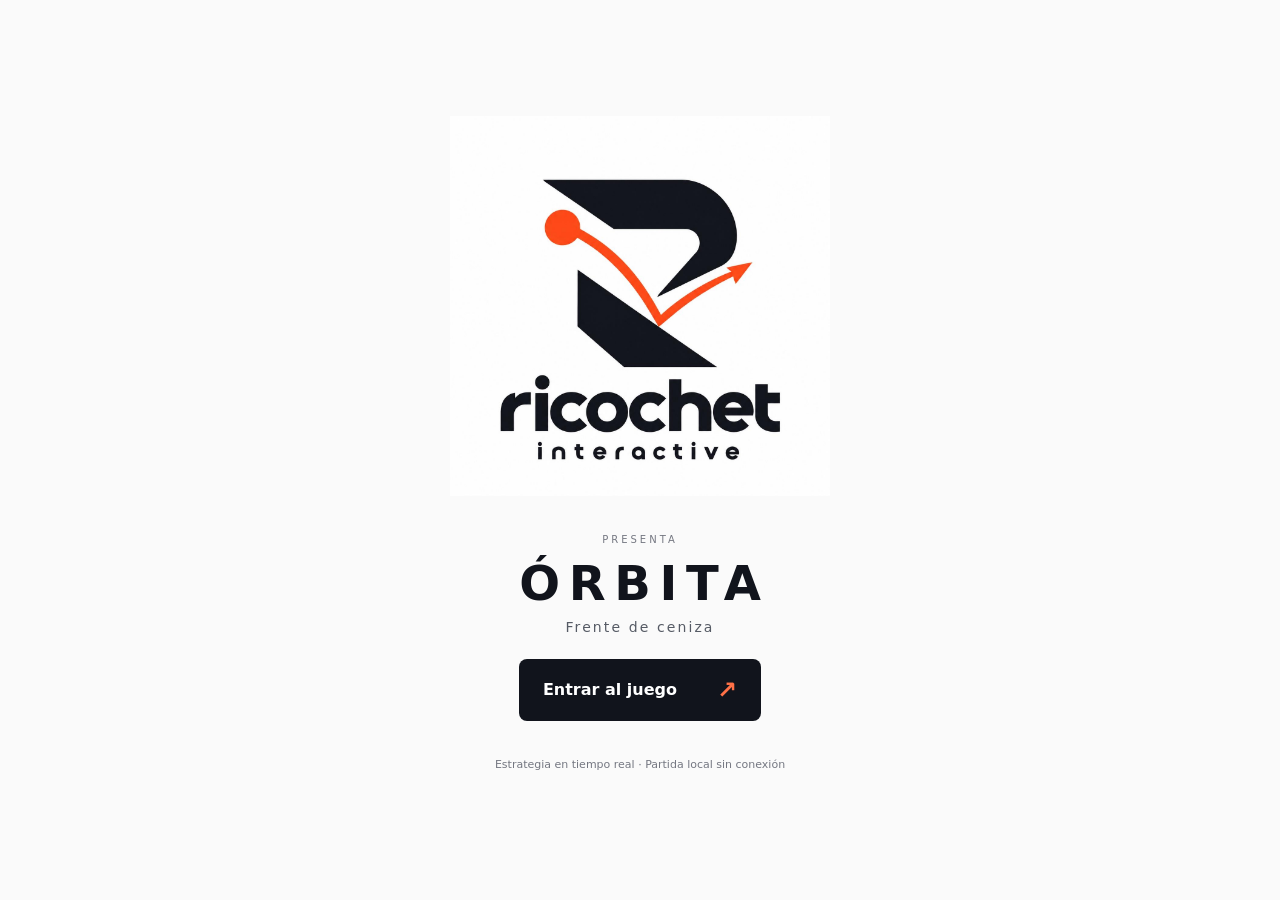
<file: index.html>
<!doctype html>
<html lang="es">
<head>
  <meta charset="utf-8">
  <meta name="viewport" content="width=device-width, initial-scale=1">
  <meta name="theme-color" content="#11141c">
  <title>Ricochet Interactive · Órbita</title>
  <link rel="stylesheet" href="css/intro.css">
  <script defer src="js/intro.js"></script>
</head>
<body>
  <main class="intro">
    <div class="brand" aria-label="Ricochet Interactive">
      <img id="brandImage" alt="Ricochet Interactive" hidden>
      <div id="brandFallback" class="brand-type">
        <span class="brand-name">ricochet<span class="brand-dot">.</span></span>
        <span class="brand-caption">interactive</span>
      </div>
    </div>
    <div class="game-title">
      <p class="eyebrow">PRESENTA</p>
      <h1>ÓRBITA</h1>
      <p class="subtitle">Frente de ceniza</p>
    </div>
    <a class="play" href="game.html">Entrar al juego <span aria-hidden="true">↗</span></a>
    <p class="note">Estrategia en tiempo real · Partida local sin conexión</p>
  </main>
</body>
</html>
</file>
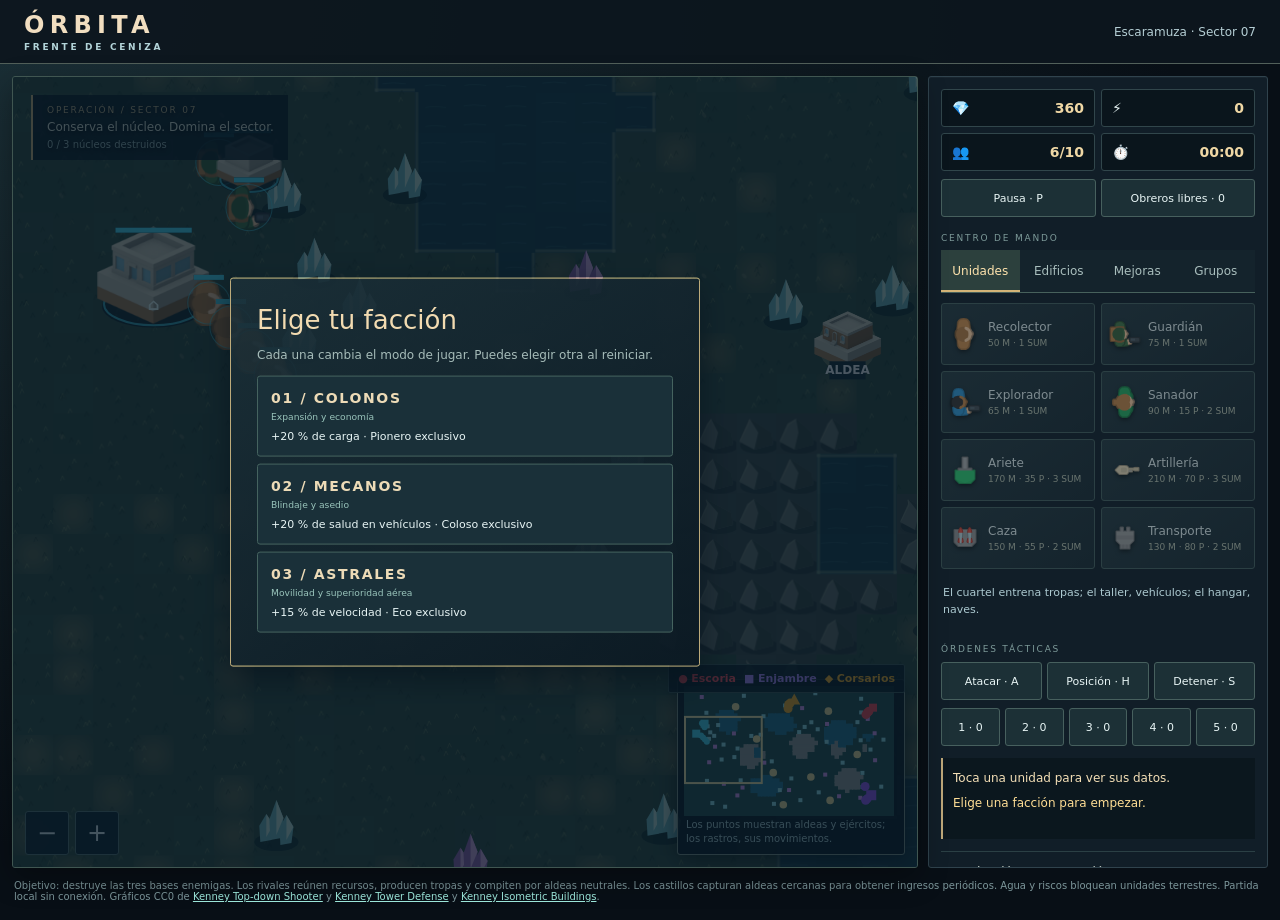
<file: game.html>
<!doctype html>
<html lang="es">
<head>
  <meta charset="utf-8">
  <meta name="viewport" content="width=device-width,initial-scale=1">
  <title>Órbita: frente de ceniza</title>
  <link rel="stylesheet" href="css/game.css">
  <script defer src="js/state.js"></script>
  <script defer src="js/stats.js"></script>
  <script defer src="js/assets.js"></script>
  <script defer src="js/world.js"></script>
  <script defer src="js/entities.js"></script>
  <script defer src="js/session.js"></script>
  <script defer src="js/ui.js"></script>
  <script defer src="js/combat.js"></script>
  <script defer src="js/economy.js"></script>
  <script defer src="js/ai.js"></script>
  <script defer src="js/simulation.js"></script>
  <script defer src="js/renderer.js"></script>
  <script defer src="js/terrain-art.js"></script>
  <script defer src="js/controls.js"></script>
  <script defer src="js/command.js"></script>
  <script defer src="js/storage.js"></script>
  <script defer src="js/main.js"></script>
</head>
<body>
<header>
<h1>ÓRBITA <small>FRENTE DE CENIZA</small>
</h1>
<span id="factionName">Escaramuza · Sector 07</span>
</header>
<div class="layout">
<main>
<div class="field" id="field">
<canvas id="game" aria-label="Campo de batalla">
</canvas>
<div id="placement" class="placement" hidden>
<strong id="placementText">Elige una posición</strong>
<button id="cancelBuild">Cancelar</button>
</div>
<div class="mission"><small>OPERACIÓN / SECTOR 07</small><strong>Conserva el núcleo. Domina el sector.</strong><span id="missionProgress">0 / 3 núcleos destruidos</span></div><div id="pauseOverlay" class="pause-overlay" hidden><strong>OPERACIÓN EN PAUSA</strong><span>Respira. Revisa el frente.</span><button id="resume">Continuar</button></div><div class="mapbar">
<canvas id="minimap" width="210" height="130" aria-label="Minimapa interactivo">
</canvas>
<span>Los puntos muestran aldeas y ejércitos; los rastros, sus movimientos.</span>
</div>
<div id="enemyLegend" class="enemy-legend">
<span>● <b>Escoria</b>
</span>
<span>■ <b>Enjambre</b>
</span>
<span>◆ <b>Corsarios</b>
</span>
</div>
<div id="factionPanel" class="faction-panel">
<h2>Elige tu facción</h2>
<p>Cada una cambia el modo de jugar. Puedes elegir otra al reiniciar.</p>
<button data-faction="colonos"><strong>01 / COLONOS</strong><small>Expansión y economía</small>+20 % de carga · Pionero exclusivo</button>
<button data-faction="mecanos"><strong>02 / MECANOS</strong><small>Blindaje y asedio</small>+20 % de salud en vehículos · Coloso exclusivo</button>
<button data-faction="astrales"><strong>03 / ASTRALES</strong><small>Movilidad y superioridad aérea</small>+15 % de velocidad · Eco exclusivo</button>
</div>
<div class="view-controls">
<button id="zoomOut" aria-label="Alejar vista">−</button>
<button id="zoomIn" aria-label="Acercar vista">+</button>
</div>
</div>
</main>
<aside class="control-panel">
<div class="stats">
<div class="stat">
<span>💎</span>
<strong id="minerals">0</strong>
</div>
<div class="stat">
<span>⚡</span>
<strong id="plasma">0</strong>
</div>
<div class="stat">
<span>👥</span>
<strong id="supply">0/0</strong>
</div>
<div class="stat">
<span>⏱️</span>
<strong id="clock">00:00</strong>
</div>
</div>
<div class="command-strip"><button id="pause">Pausa · P</button><button id="idleWorker">Obreros libres · 0</button></div><div class="section-label">CENTRO DE MANDO</div><div class="tabs">
<button data-tab="units" class="active">Unidades</button>
<button data-tab="buildings">Edificios</button>
<button data-tab="research">Mejoras</button>
<button data-tab="groups">Grupos</button>
</div>
<div id="unitsPanel" class="panel-list">
<button id="worker">🛠️ Recolector · 50</button>
<button id="soldier">🛡️ Guardián · 75</button>
<button id="scout">⚡ Explorador · 65</button>
<button id="medic">💚 Sanador · 90</button>
<button id="tank">🚜 Ariete · 170 💎 +35 ⚡</button>
<button id="artillery">💥 Artillería · 210 💎 +70 ⚡</button>
<button id="ship">🛸 Caza · 150 💎 +55 ⚡</button>
<button id="transport">🚁 Transporte · 130 💎 +80 ⚡</button>
<button id="ranger" hidden>🧭 Pionero · 100 💎 +10 ⚡</button>
<button id="mech" hidden>⚙️ Coloso · 210 💎 +55 ⚡</button>
<button id="wraith" hidden>✨ Eco · 160 💎 +65 ⚡</button>
<p>El cuartel entrena tropas; el taller, vehículos; el hangar, naves.</p>
</div>
<div id="buildingsPanel" class="panel-list" hidden>
<button id="depot">📦 Depósito · 125</button>
<button id="barracks">🏠 Cuartel · 150</button>
<button id="workshop">⚙️ Taller · vehículos · 200</button>
<button id="tower">🎯 Torreta · 140</button>
<button id="refinery">⚡ Refinería · permite extraer plasma · 140 💎</button>
<button id="lab">🔬 Laboratorio · 180 💎 +40 ⚡</button>
<button id="hangar">🛸 Hangar · 200 💎 +60 ⚡</button>
<button id="castle">🏰 Castillo · recursos y aldeas · 190 💎</button>
<p>La refinería permite a los recolectores sacar plasma morado: selecciónalos y toca un cristal morado. El taller construye arietes, artillería y el Coloso. El laboratorio compra mejoras. El castillo captura yacimientos a 255 unidades y aldeas neutrales a 280. Las tropas próximas refuerzan su influencia. Una aldea aliada entrega 10 minerales cada 8 segundos mientras mantengas un castillo cerca. El plasma necesita refinería.</p>
</div>
<div id="researchPanel" class="panel-list" hidden>
<button id="upDamage">🎯 Armamento · nivel 0/3</button>
<button id="upArmor">🛡️ Blindaje · nivel 0/3</button>
<button id="upEngine">⚡ Motores · nivel 0/3</button>
<p>Requiere laboratorio. Las mejoras afectan a las unidades existentes y futuras.</p>
</div>
<div id="groupsPanel" class="panel-list" hidden>
<button id="allCombat">Seleccionar tropas</button>
<button id="allWorkers">Seleccionar recolectores</button>
<button id="loadTransport">Cargar transporte cercano</button>
<button id="unloadTransport">Descargar transporte</button>
<p id="instructions">Selecciona con clic y da órdenes con clic derecho. Arrastra para seleccionar varias unidades.</p>
</div>
<div class="section-label">ÓRDENES TÁCTICAS</div><div class="tactical"><button id="attackMove">Atacar · A</button><button id="hold">Posición · H</button><button id="stop">Detener · S</button></div><div id="groupBar" class="group-bar"></div><div class="readout">
<p id="selected">Selecciona una unidad.</p>
<div id="unitStats" class="unit-stats">
</div>
<p id="status" role="status" aria-live="polite">
</p>
</div>
<details class="operations" open><summary>Producción y construcción</summary><div id="productionList"></div></details><details class="operations"><summary>Administración territorial</summary><p id="territorySummary"></p><label for="taxPolicy">Política de las aldeas</label><select id="taxPolicy"><option value="relief">Ayuda · 6 minerales / 8 s · recupera lealtad</option><option value="balanced">Equilibrio · 10 minerales / 8 s</option><option value="levy">Tributo · 17 minerales / 8 s · pierde lealtad</option></select><p>Protege tus castillos. Sin apoyo o con lealtad agotada, las aldeas se independizan.</p></details><details class="operations"><summary>Manual de campo · controles</summary><p>Clic: seleccionar · clic derecho: mover o interactuar. A + clic: avanzar atacando. H: mantener posición. S: detener. Ctrl + 1–5: guardar grupo; 1–5: seleccionar; Alt + 1–5: centrar. I: obrero libre. Flechas: cámara. Inicio: núcleo. Rueda: zoom. P: pausa. Esc: cancelar. Selecciona un edificio y haz clic derecho para fijar su reunión.</p></details><div class="extra-actions">
<button id="restart">Reiniciar partida</button>
<div class="command-strip"><button id="saveGame">Guardar partida</button><button id="loadGame">Cargar partida</button></div>
</div>
</aside>
</div>
<footer>Objetivo: destruye las tres bases enemigas. Los rivales reúnen recursos, producen tropas y compiten por aldeas neutrales. Los castillos capturan aldeas cercanas para obtener ingresos periódicos. Agua y riscos bloquean unidades terrestres. Partida local sin conexión. Gráficos CC0 de <a href="https://kenney.nl/assets/top-down-shooter">Kenney Top-down Shooter</a> y <a href="https://kenney.nl/assets/tower-defense-top-down">Kenney Tower Defense</a> y <a href="https://kenney.nl/assets/isometric-buildings">Kenney Isometric Buildings</a>.</footer>
</body>
</html>
</file>
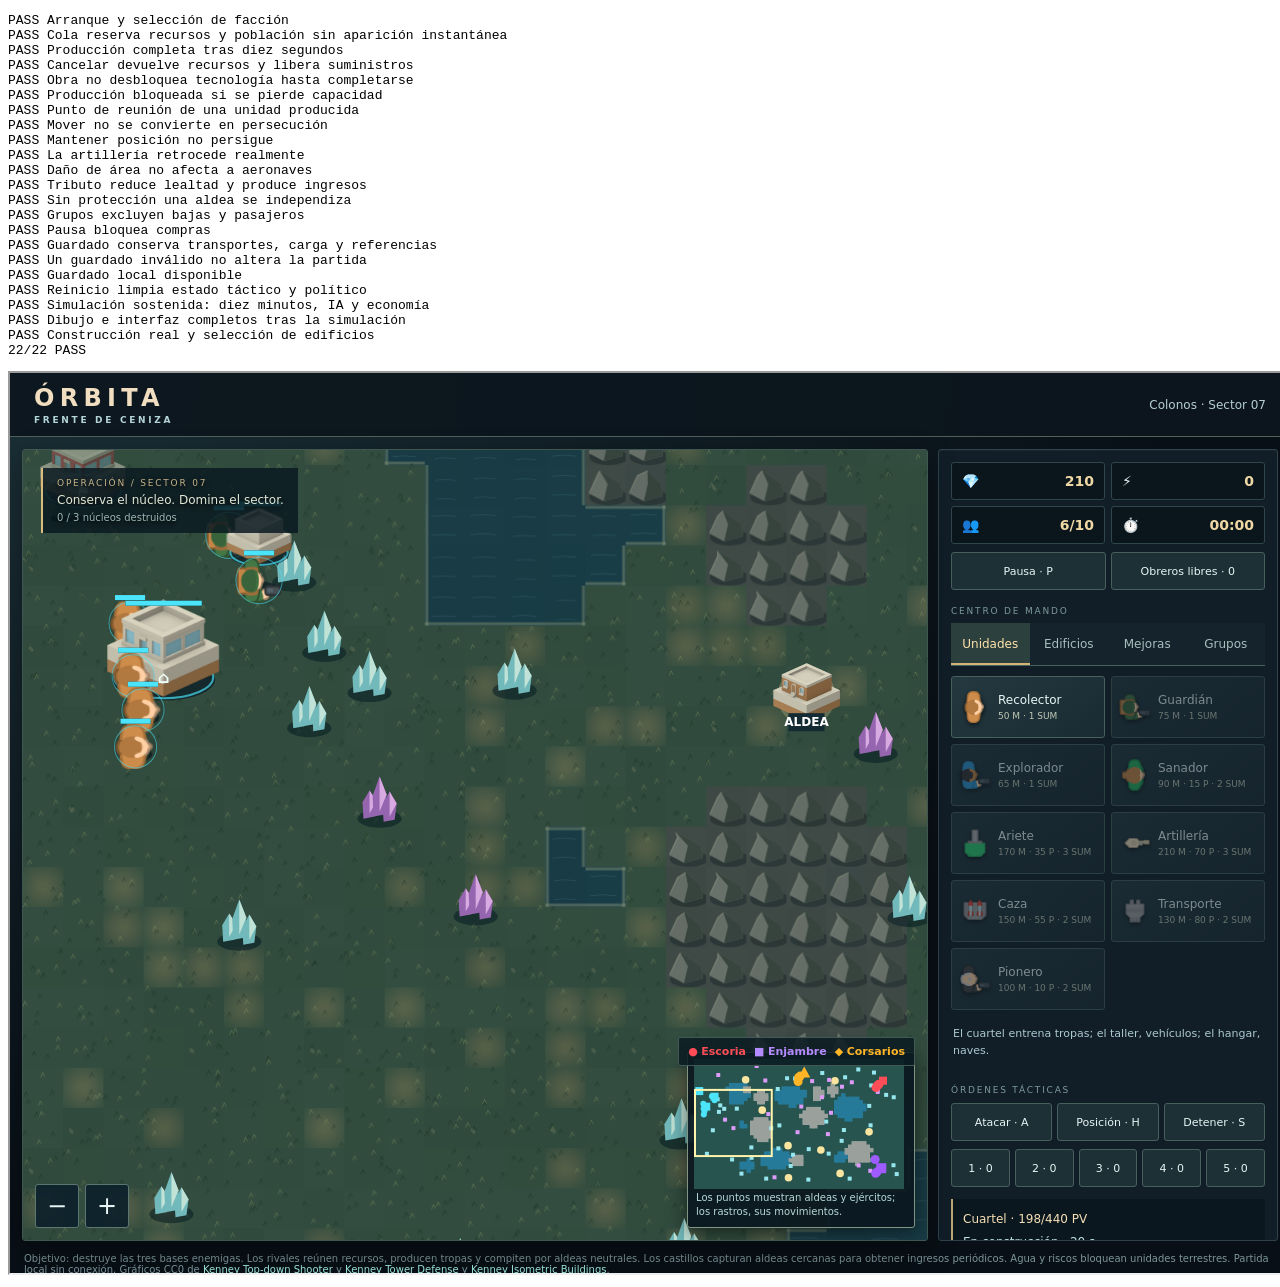
<file: tests/game.test.html>
<!doctype html><meta charset="utf-8"><title>Órbita · pruebas de regresión</title>
<pre id="results">Ejecutando…</pre><iframe id="subject" src="../game.html" style="width:1280px;height:900px"></iframe>
<script>
const results = document.querySelector('#results');
document.querySelector('#subject').onload = function () {
    const w = this.contentWindow, lines = [];
    function check(name, code) {
        try { if (!w.eval(code)) throw Error('La condición no se cumple'); lines.push('PASS ' + name); }
        catch (error) { lines.push('FAIL ' + name + ': ' + error.message); }
    }
    check('Arranque y selección de facción', "chooseFaction('colonos'); paused = true; started && units.length === 15 && $('missionProgress').textContent.includes('0 / 3')");
    check('Cola reserva recursos y población sin aparición instantánea', "paused = false; spawn('worker'); paused = true; ore === 310 && supply().used === 7 && units.filter(u => u.team === 'blue').length === 6");
    check('Producción completa tras diez segundos', "updateCommand(10); units.filter(u => u.team === 'blue').length === 7 && supply().used === 7");
    check('Cancelar devuelve recursos y libera suministros', "paused = false; spawn('worker'); paused = true; document.querySelector('.production-row button:last-child').onclick(); ore === 310 && supply().used === 7");
    check('Obra no desbloquea tecnología hasta completarse', "var testBuilding = building('barracks', 'blue', 200, 700); testBuilding.buildTime = testBuilding.buildTotal = 20; testBuilding.hp = testBuilding.max * .45; !has('barracks') && (updateCommand(20), has('barracks'))");
    check('Producción bloqueada si se pierde capacidad', "ore = 5000; paused = false; spawn('soldier'); spawn('soldier'); spawn('soldier'); var depot = building('depot', 'blue', 150, 800); spawn('soldier'); depot.hp = 0; updateCommand(30); paused = true; testBuilding.training.length === 4");
    check('Punto de reunión de una unidad producida', "depot.hp = depot.max; testBuilding.rally = {x: 340, y: 600}; updateCommand(.1); units.at(-1).order.x === 340");
    check('Mover no se convierte en persecución', "units = []; buildings = [building('base','blue',100,500),building('base','red',2200,300)]; var mover = unit('soldier','blue',200,550); var enemy = unit('raider','red',230,550); mover.order = {kind:'move',x:200,y:700}; var hp = enemy.hp; tick(.05); enemy.hp === hp && mover.y > 550");
    check('Mantener posición no persigue', "enemy.x = 340; mover.order = {kind:'hold'}; var x = mover.x, y = mover.y; tick(.05); mover.x === x && mover.y === y");
    check('La artillería retrocede realmente', "var artillery = unit('artillery','blue',250,600); enemy.x = 275; enemy.y = 600; var before = dist(artillery,enemy); fight(artillery,enemy,.1); dist(artillery,enemy) > before");
    check('Daño de área no afecta a aeronaves', "artillery.x = 100; artillery.y = 550; enemy.x = 220; enemy.y = 550; var air = unit('ship','red',225,550); var airHP = air.hp; artillery.cool = 0; fight(artillery,enemy,.1); air.hp === airHP");
    check('Tributo reduce lealtad y produce ingresos', "units = []; villages = [{x:500,y:500,owner:'blue',loyalty:60,capture:0,bankTimer:0}]; building('castle','blue',500,550); taxPolicy = 'levy'; var oldOre = ore; updateVillages(8); villages[0].loyalty < 60 && ore === oldOre + 17");
    check('Sin protección una aldea se independiza', "buildings = buildings.filter(b => b.type !== 'castle'); updateVillages(50); villages[0].owner === null");
    check('Grupos excluyen bajas y pasajeros', "paused = false; ended = false; started = true; var member = unit('soldier','blue',100,500); selected = [member]; window.dispatchEvent(new KeyboardEvent('keydown',{key:'1',ctrlKey:true})); member.hp = 0; window.dispatchEvent(new KeyboardEvent('keydown',{key:'1'})); selected.length === 0");
    check('Pausa bloquea compras', "paused = true; var bank = ore; spawn('worker'); ore === bank");
    check('Guardado conserva transportes, carga y referencias', "reset(); chooseFaction('astrales'); var ship = unit('transport','blue',200,600); var passenger = units.find(u => u.team === 'blue' && u.type === 'soldier'); passenger.x = 200; passenger.y = 600; board(passenger,ship); var record = JSON.stringify(snapshot()); restoreSnapshot(JSON.parse(record)); var restoredShip = units.find(u => u.type === 'transport'); restoredShip.cargo.length === 1 && restoredShip.cargo[0].embarked === restoredShip && paused && faction === 'astrales'");
    check('Un guardado inválido no altera la partida', "var oldUnits = units; try { restoreSnapshot({version:999}); } catch {} units === oldUnits");
    check('Guardado local disponible', "saveGame(); JSON.parse(localStorage.getItem(SAVE_KEY)).version === 1");
    check('Reinicio limpia estado táctico y político', "reset(); !paused && !inspected && !Object.keys(controlGroups).length && taxPolicy === 'balanced' && !started");
    check('Simulación sostenida: diez minutos, IA y economía', "chooseFaction('mecanos'); for (var step = 0; step < 12000 && !ended; step++) tick(.05); paused = true; units.every(u => Number.isFinite(u.x) && Number.isFinite(u.hp)) && ore >= 0 && plasma >= 0 && Object.values(aiBank).every(b => b.ore >= 0 && b.plasma >= 0)");
    check('Dibujo e interfaz completos tras la simulación', "draw(); updateUI(); document.querySelectorAll('#groupBar button').length === 5 && terrain.length === COLS * ROWS");
    check('Construcción real y selección de edificios', "reset(); chooseFaction('colonos'); var spot = null; for (var yy=370; yy<750 && !spot; yy+=25) for (var xx=60; xx<360 && !spot; xx+=25) if(canPlace('barracks',{x:xx,y:yy})) spot={x:xx,y:yy}; place('barracks',spot); var built = buildings.find(b=>b.team==='blue' && b.type==='barracks'); selectAt(spot,{},false); built.buildTime === 20 && !has('barracks') && inspected === built");
    results.textContent = lines.join('\n') + '\n' + lines.filter(x => x.startsWith('PASS')).length + '/' + lines.length + ' PASS';
    document.title = lines.some(x => x.startsWith('FAIL')) ? 'FAIL' : 'PASS';
};
</script>
</file>
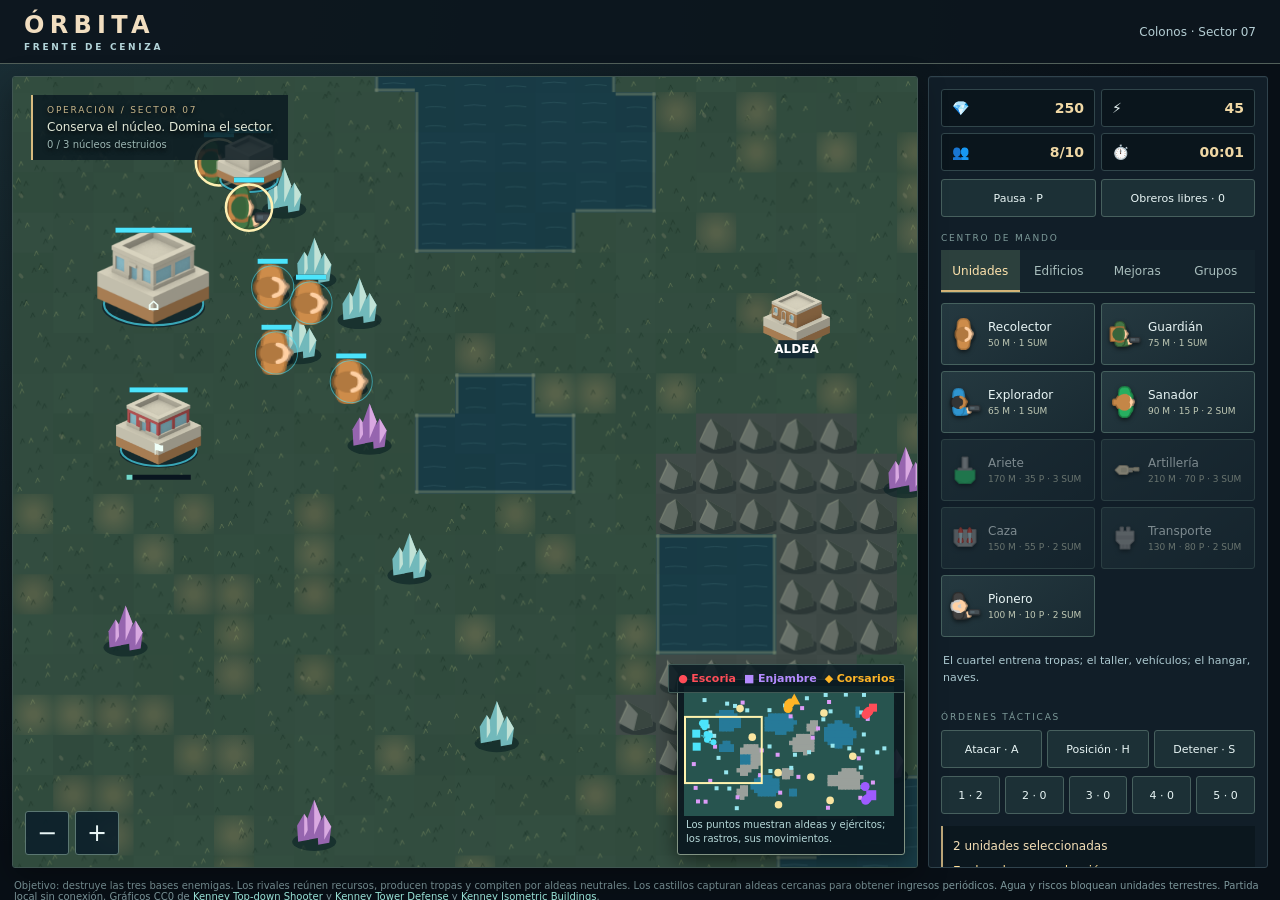
<file: tests/preview.html>
<!doctype html><html lang="es"><meta charset="utf-8"><title>Órbita · vista de verificación</title>
<style>html,body,iframe{margin:0;width:100%;height:100%;border:0;display:block;overflow:hidden}@media(max-width:800px){iframe{width:390px;max-width:100%}}</style>
<iframe src="../game.html" title="Vista del juego"></iframe>
<script>
document.querySelector('iframe').onload = function () {
    this.contentWindow.eval(`
        chooseFaction('colonos');
        const previewBarracks = building('barracks','blue',145,700);
        ore = 390; plasma = 45;
        spawn('soldier'); spawn('scout');
        previewBarracks.rally = {x:380,y:680};
        selected = units.filter(u => u.team === 'blue' && u.type === 'soldier');
        controlGroups[1] = [...selected];
        updateUI(); draw();
    `);
};
</script></html>
</file>
<file: css/intro.css>
:root {
  color-scheme: light;
  font-family: system-ui, sans-serif;
  color: #11141c;
  background: #fafafa;
}
* { box-sizing: border-box; }
body { margin: 0; }
.intro {
  min-height: 100vh;
  min-height: 100svh;
  display: flex;
  flex-direction: column;
  align-items: center;
  justify-content: center;
  gap: 24px;
  padding: 32px 20px;
  text-align: center;
}
.brand { width: min(74vw, 380px); animation: reveal 1s ease-out both; }
.brand img { width: 100%; max-height: 46svh; object-fit: contain; }
[hidden] { display: none !important; }
.brand-type { padding: 45px 0; }
.brand-name { display: block; font-size: clamp(48px, 11vw, 80px); font-weight: 900; letter-spacing: -.07em; }
.brand-dot { color: #ff4c17; }
.brand-caption { display: block; text-transform: lowercase; letter-spacing: .45em; padding-left: .45em; font-size: 16px; font-weight: 600; }
.game-title { animation: reveal 1s .2s ease-out both; }
.eyebrow { color: #747781; font-size: 10px; letter-spacing: .3em; }
h1 { margin: 8px 0; font-size: clamp(32px, 7vw, 48px); letter-spacing: .18em; padding-left: .18em; }
.subtitle { margin: 0; color: #565b65; font-size: 14px; letter-spacing: .15em; }
.play {
  display: inline-flex;
  align-items: center;
  justify-content: space-between;
  gap: 40px;
  padding: 17px 24px;
  min-height: 54px;
  background: #11141c;
  color: #fff;
  border-radius: 8px;
  text-decoration: none;
  font-weight: 600;
  animation: reveal 1s .4s ease-out both;
  transition: background .2s, transform .2s;
}
.play span { color: #ff7147; font-size: 24px; }
.play:hover { background: #2a2e38; transform: translateY(-2px); }
.play:focus-visible { outline: 3px solid #ff4c17; outline-offset: 5px; }
.note { color: #747781; font-size: 11px; line-height: 1.6; }
@keyframes reveal {
  from { opacity: 0; transform: translateY(20px) scale(.97); }
  to { opacity: 1; transform: translateY(0) scale(1); }
}
@media (prefers-reduced-motion: reduce) {
  *, *::before, *::after { animation: none !important; transition: none !important; }
}
</file>
<file: css/game.css>
:root {
  --bg:#091725;
  --panel:#14293c;
  --line:#45677d;
  --cyan:#8aefe5;
  --gold:#f7d484}
* {
  box-sizing:border-box}
html,body {
  margin:0;
  min-height:100%;
  background:var(--bg);
  color:#e8f5f5;
  font:14px system-ui,sans-serif}
button {
  font:inherit;
  color:inherit;
  cursor:pointer}
header {
  height:54px;
  display:flex;
  align-items:center;
  justify-content:space-between;
  padding:0 18px;
  background:#10283b;
  border-bottom:1px solid #45677d}
h1 {
  margin:0;
  font-size:20px;
  letter-spacing:.06em;
  color:var(--cyan)}
header span {
  font-size:12px;
  color:#b5ced4}
.layout {
  display:grid;
  grid-template-columns:minmax(0,1fr) 300px;
  gap:12px;
  max-width:1500px;
  margin:auto;
  padding:12px}
main {
  position:relative;
  min-width:0}
.field {
  position:relative;
  height:min(75vh,720px);
  min-height:500px;
  overflow:hidden;
  background:#18323e;
  border:1px solid #52788a;
  border-radius:12px;
  box-shadow:0 10px 30px #0005}
#game {
  display:block;
  width:100%;
  height:100%;
  touch-action:none;
  cursor:crosshair}
.mapbar {
  position:absolute;
  right:12px;
  bottom:12px;
  background:#102735df;
  border:1px solid #75bac0;
  border-radius:9px;
  padding:6px;
  box-shadow:0 4px 20px #0008}
.mapbar span {
  display:block;
  font-size:10px;
  color:#b6d8d8;
  padding:2px}
#minimap {
  display:block;
  width:180px;
  height:112px;
  touch-action:none;
  cursor:pointer}
.view-controls {
  position:absolute;
  left:12px;
  bottom:12px;
  display:flex;
  gap:6px}
.view-controls button {
  width:44px;
  height:44px;
  border-radius:10px;
  background:#183b50db;
  border:1px solid #75b7c4;
  font-size:24px;
  line-height:1}
.placement {
  position:absolute;
  top:12px;
  left:12px;
  right:12px;
  background:#163c4ae8;
  border:1px solid #90e7d3;
  border-radius:10px;
  padding:12px;
  display:flex;
  align-items:center;
  justify-content:space-between;
  gap:12px;
  z-index:2}
.placement[hidden] {
  display:none}
.placement button {
  min-height:42px;
  padding:0 14px;
  border-radius:8px;
  background:#6b3e4b;
  border:1px solid #e1a9ac}
.control-panel {
  background:var(--panel);
  border:1px solid var(--line);
  border-radius:12px;
  padding:14px;
  min-width:0}
.stats {
  display:flex;
  gap:8px}
.stat {
  display:flex;
  flex:1;
  justify-content:space-between;
  gap:5px;
  background:#203f53;
  border-radius:8px;
  padding:9px;
  font-size:12px}
.stat strong {
  color:#ffdf92}
.tabs {
  display:flex;
  gap:4px;
  margin:12px 0 8px}
.tabs button {
  flex:1;
  min-height:42px;
  border:1px solid #4d8094;
  border-radius:8px;
  background:#25495c;
  font-size:12px}
.tabs button.active {
  background:#2d787a;
  color:#fff;
  border-color:#9ae7d7}
.panel-list {
  display:grid;
  grid-template-columns:1fr;
  gap:5px}
.panel-list[hidden] {
  display:none}
.panel-list button,.extra-actions button {
  min-height:47px;
  text-align:left;
  border:1px solid #4c8391;
  border-radius:9px;
  background:#21495a;
  padding:8px 10px}
.panel-list button:hover,.extra-actions button:hover {
  background:#326c76}
.panel-list button:disabled {
  opacity:.44}
.panel-list p {
  font-size:12px;
  color:#acc9d0;
  margin:4px 2px;
  line-height:1.35}
.extra-actions {
  margin-top:10px}
.extra-actions button {
  width:100%}
#restart {
  background:#35435a}
.readout {
  min-height:58px;
  margin-top:9px;
  color:#c5dce0;
  line-height:1.4}
.readout p {
  margin:2px 0}
#status {
  color:#ffde95}
footer {
  max-width:1500px;
  margin:auto;
  padding:0 14px 18px;
  color:#9eb8c0;
  font-size:12px}
a {
  color:#9eeadd}
@media(max-width:800px) {
  :root {
  --deck:clamp(260px,36dvh,320px)}
header {
  height:48px;
  padding:0 10px}
header span {
  display:none}
h1 {
  font-size:17px}
.layout {
  display:block;
  padding:0}
main {
  height:calc(100dvh - 48px - var(--deck));
  min-height:270px}
.field {
  height:100%;
  min-height:0;
  border-radius:0}
.mapbar {
  right:7px;
  bottom:7px;
  padding:3px}
#minimap {
  width:170px;
  height:106px}
.mapbar span {
  display:none}
.view-controls {
  left:7px;
  bottom:7px}
.view-controls button {
  width:46px;
  height:46px}
.control-panel {
  position:fixed;
  z-index:5;
  bottom:0;
  left:0;
  right:0;
  height:var(--deck);
  overflow:auto;
  overscroll-behavior:contain;
  border-radius:12px 12px 0 0;
  padding:9px 10px 18px;
  box-shadow:0 -8px 26px #0008}
.stats {
  gap:4px}
.stat {
  padding:6px;
  font-size:11px}
.tabs {
  margin:7px 0}
.tabs button {
  min-height:44px}
.panel-list {
  grid-template-columns:1fr 1fr;
  gap:5px}
.panel-list button {
  min-height:48px;
  font-size:12px;
  padding:5px 7px}
.panel-list p {
  grid-column:1/-1;
  margin:0}
.readout {
  min-height:0;
  margin-top:5px;
  font-size:12px}
#selected {
  display:none}
.extra-actions {
  margin-top:5px}
.extra-actions button {
  min-height:42px}
.placement {
  top:7px;
  left:7px;
  right:7px;
  padding:8px;
  font-size:12px}
footer {
  padding-bottom:calc(var(--deck) + 12px)}
}

.faction-panel {
  position:absolute;
  z-index:4;
  left:50%;
  top:50%;
  transform:translate(-50%,-50%);
  width:min(92%,420px);
  padding:18px;
  background:#102b3df2;
  border:2px solid #8ce5d8;
  border-radius:14px;
  box-shadow:0 0 0 900px #061724b8,0 12px 30px #0009}
.faction-panel[hidden] {
  display:none}
.faction-panel h2 {
  margin:0 0 8px;
  color:#a9f4e2}
.faction-panel p {
  color:#c5d8df;
  line-height:1.4}
.faction-panel button {
  display:block;
  width:100%;
  min-height:50px;
  padding:9px;
  margin:7px 0;
  background:#24566b;
  border:1px solid #76b9c7;
  border-radius:9px;
  text-align:left}
.unit-stats {
  font-size:12px;
  color:#bde0e6;
  line-height:1.45}
.unit-stats:empty {
  display:none}
.unit-stats b {
  color:#fff0b0}
.unit-stats .statline {
  display:flex;
  flex-wrap:wrap;
  gap:4px 10px}
.panel-list button[hidden] {
  display:none}
.panel-list button small {
  display:block;
  font-size:10px;
  color:#b8d3d8}
@media(max-width:800px) {
  .tabs button {
  font-size:11px;
  padding:3px}
.stat {
  font-size:10px}
.readout {
  max-height:85px;
  overflow:auto}
.unit-stats {
  font-size:11px}
}

.enemy-legend {
  position:absolute;
  z-index:2;
  right:12px;
  top:12px;
  display:flex;
  gap:8px;
  padding:7px 9px;
  border:1px solid #6ca6af;
  border-radius:8px;
  background:#102735db;
  font-size:11px;
  pointer-events:none}
.enemy-legend[hidden] {
  display:none}
.enemy-legend span:nth-child(1) {
  color:#ff4d58}
.enemy-legend span:nth-child(2) {
  color:#b48bff}
.enemy-legend span:nth-child(3) {
  color:#ffb526}
@media(max-width:800px) {
  .enemy-legend {
  right:6px;
  top:6px;
  display:grid;
  gap:1px;
  padding:5px;
  font-size:10px}
}

header small { font-size: 11px; color: #b3d4d9; }

/* Consola de campaña: metal oscuro, señales ámbar y lectura táctica. */
:root { --bg:#080f16; --panel:#111e28; --line:#30434d; --cyan:#a6ded4; --gold:#e7c58a; }
body { background:radial-gradient(ellipse at top left,#1b3037,transparent 65%),var(--bg); }
header { height:64px; background:#0c161eed; border-bottom:1px solid #52605a; padding:0 24px; }
h1 { letter-spacing:.22em; font-size:24px; color:#f1dec0; }
header small { display:block; margin-top:3px; font-size:9px; letter-spacing:.3em; }
.layout { max-width:1920px; grid-template-columns:minmax(0,1fr) 340px; gap:10px; padding:12px; }
.field { height:calc(100dvh - 108px); min-height:600px; max-height:1100px; border-radius:3px; border-color:#405651; }
.control-panel { max-height:calc(100dvh - 108px); overflow:auto; scrollbar-color:#4b6766 #101c25; border-radius:3px; padding:12px; box-shadow:inset 0 1px #ffffff09; }
.stats { display:grid; grid-template-columns:1fr 1fr; gap:6px; }
.stat { border:1px solid #31464b; border-radius:3px; background:#0a151c; padding:10px; font-size:14px; }
.stat strong { font-variant-numeric:tabular-nums; color:#f0d8a5; }
button { transition:background .15s,border-color .15s; }
button:focus-visible,select:focus-visible,summary:focus-visible { outline:2px solid #efd79a; outline-offset:3px; }
button:disabled { cursor:not-allowed; }
.tabs { gap:0; margin:7px 0 10px; border-bottom:1px solid #47615c; }
.tabs button { border:0; border-radius:0; background:#14232c; color:#a9bebd; }
.tabs button.active { background:#2c403d; color:#ffe3ad; box-shadow:inset 0 -2px #d4b477; }
.section-label { font-size:9px; letter-spacing:.2em; color:#7d9a99; margin:16px 0 7px; }
.panel-list { grid-template-columns:1fr 1fr; gap:6px; }
.panel-list button { min-height:62px; border-radius:3px; background:linear-gradient(145deg,#253940,#192a32); border:1px solid #46615e; font-size:12px; }
.panel-list button:hover:not(:disabled) { background:#344c4c; border-color:#c4b586; }
.panel-list button:has(img) { display:flex; align-items:center; gap:7px; padding:7px; }
.panel-list button img { object-fit:contain; flex:none; filter:drop-shadow(0 2px 2px #0008); }
.panel-list button span { min-width:0; }
.panel-list button small { margin-top:4px; font-size:9px; color:#c0c9b5; }
.panel-list button:disabled { opacity:.5; }
.panel-list p { grid-column:1/-1; font-size:11px; line-height:1.5; padding:6px 0; }
.command-strip,.tactical,.group-bar { display:flex; gap:5px; margin-top:8px; }
.command-strip button,.tactical button,.group-bar button,.pause-overlay button { flex:1; border:1px solid #47605e; border-radius:3px; padding:9px 5px; background:#1c3036; font-size:11px; min-height:38px; }
.tactical .active { color:#ffe4a8; background:#51452c; border-color:#dcc184; }
.readout { background:#0b171e; border-left:2px solid #bda779; padding:10px; margin:12px 0; }
#selected { font-size:12px; color:#f4dfb6; margin-bottom:6px; }
#status { font-size:12px; min-height:32px; margin-top:8px; }
.operations { border-top:1px solid #2b4045; padding:10px 0; font-size:11px; color:#9fbab9; }
.operations summary { color:#d5dfd5; cursor:pointer; padding:3px 0; font-size:12px; }
.operations p { line-height:1.6; }
.operations select { width:100%; background:#122630; color:#e7dfcc; border:1px solid #4e6664; padding:9px 4px; margin-top:7px; font:inherit; }
#productionList { margin-top:10px; }
.production-row { display:flex; gap:4px; margin-bottom:5px; }
.production-row button { background:#192e35; border:1px solid #3b5559; border-radius:2px; padding:7px; font-size:10px; text-align:left; }
.production-row button:first-child { flex:1; }
.production-row button:last-child:not(:first-child) { width:32px; text-align:center; font-size:18px; }
progress { display:block; width:100%; height:4px; margin-top:6px; accent-color:#c8b07a; }
.mission { position:absolute; left:18px; top:18px; display:grid; gap:5px; pointer-events:none; text-shadow:0 2px 5px #000; background:#0b1b22d9; border-left:2px solid #d8bb7f; padding:10px 14px; }
.mission small { color:#c6b489; letter-spacing:.2em; font-size:9px; }
.mission strong { color:#e1e8d7; font-size:12px; font-weight:500; }
.mission span { color:#9cb7b4; font-size:10px; }
.enemy-legend { top:auto; bottom:174px; right:12px; border-radius:2px; border-color:#405955; background:#0b1b22db; }
.mapbar { border-radius:3px; border-color:#829484; background:#0a1820ed; max-width:228px; }
.mapbar span { line-height:1.4; }
#minimap { width:210px; height:130px; }
.view-controls button { border-radius:3px; background:#0c202be6; border-color:#5b7772; }
.pause-overlay { position:absolute; inset:0; z-index:3; background:#09131bcf; display:flex; flex-direction:column; justify-content:center; align-items:center; gap:18px; backdrop-filter:blur(3px); }
.pause-overlay[hidden] { display:none; }
.pause-overlay strong { color:#efdab4; letter-spacing:.18em; font-size:clamp(17px,2vw,28px); }
.pause-overlay span { color:#a6bbb9; }
.pause-overlay button { flex:0; width:180px; }
.faction-panel { width:min(90%,470px); background:linear-gradient(145deg,#192d36f5,#0b1923fa); border:1px solid #bdab7b; border-radius:3px; padding:26px; }
.faction-panel h2 { color:#f2dbb1; font-size:26px; font-weight:500; }
.faction-panel p { color:#a6bcb9; font-size:12px; }
.faction-panel button { background:#1a3039; border:1px solid #45635f; border-radius:3px; padding:13px; font-size:11px; }
.faction-panel button:hover { background:#2b4447; border-color:#d7bc83; }
.faction-panel button strong { display:block; font-size:14px; letter-spacing:.12em; color:#eddbb7; }
.faction-panel button small { display:block; margin:5px 0 8px; color:#99c4bb; }
.extra-actions button { border-radius:3px; font-size:11px; min-height:36px; }
footer { max-width:1920px; font-size:10px; color:#7c969a; }
@media(max-width:1000px) and (min-width:801px) { .layout { grid-template-columns:minmax(0,1fr) 290px; } .mission strong { max-width:180px; } }
@media(max-width:800px) {
  header { height:48px; padding:0 12px; } h1 { font-size:18px; } header small { display:inline; font-size:8px; }
  .layout { display:block; padding:0; } .field { height:100%; min-height:0; border-radius:0; }
  .control-panel { max-height:none; padding:8px 10px 18px; }
  .stats { grid-template-columns:repeat(4,1fr); } .stat { padding:6px; font-size:11px; }
  .mission { top:8px; left:8px; padding:7px 9px; } .mission strong { display:none; }
  .enemy-legend { bottom:123px; right:7px; display:flex; gap:6px; font-size:8px; }
  #minimap { width:150px; height:93px; } .mapbar { max-width:160px; }
  .section-label { margin-top:10px; } .panel-list button { min-height:48px; }
  .faction-panel { padding:16px; } .faction-panel h2 { font-size:22px; }
  .faction-panel button { padding:9px; } .faction-panel button small { margin:3px 0; }
  .readout { max-height:none; } #selected { display:block; }
}
</file>
